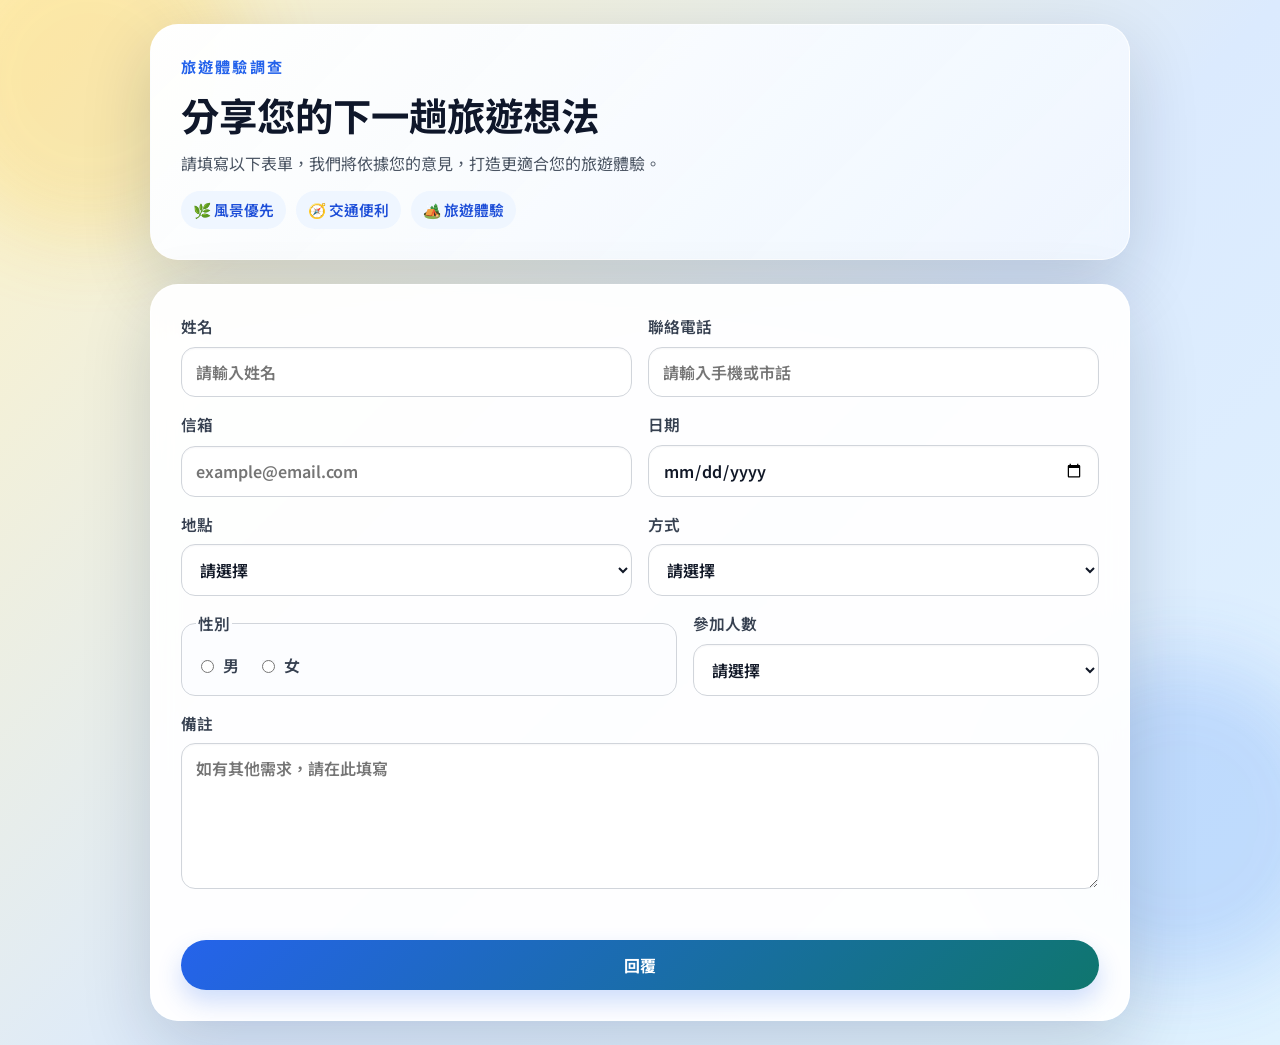
<file: index.html>
<!DOCTYPE html>
<html lang="zh-Hant">
  <head>
    <meta charset="UTF-8" />
    <meta name="viewport" content="width=device-width, initial-scale=1.0" />
    <title>旅遊意見調查</title>
    <meta
      name="description"
      content="旅遊意見調查表單，歡迎填寫您的旅行建議與偏好。"
    />
    <link rel="preconnect" href="https://fonts.googleapis.com" />
    <link rel="preconnect" href="https://fonts.gstatic.com" crossorigin />
    <link
      href="https://fonts.googleapis.com/css2?family=Noto+Sans+TC:wght@400;500;700&display=swap"
      rel="stylesheet"
    />
    <link rel="stylesheet" href="styles.css" />
  </head>
  <body>
    <main class="page-shell">
      <section class="hero-card">
        <p class="eyebrow">旅遊體驗調查</p>
        <h1>分享您的下一趟旅遊想法</h1>
        <p class="hero-copy">
          請填寫以下表單，我們將依據您的意見，打造更適合您的旅遊體驗。
        </p>
        <div class="highlights" aria-label="調查亮點">
          <span>🌿 風景優先</span>
          <span>🧭 交通便利</span>
          <span>🏕️ 旅遊體驗</span>
        </div>
      </section>

      <section class="form-card">
        <form
          name="travel-survey"
          method="POST"
          action="/thank-you/"
          data-netlify="true"
          netlify-honeypot="bot-field"
        >
          <input type="hidden" name="form-name" value="travel-survey" />
          <p class="hidden">
            <label>
              不要填寫：
              <input name="bot-field" />
            </label>
          </p>

          <div class="grid">
            <label class="field">
              <span>姓名</span>
              <input type="text" name="name" placeholder="請輸入姓名" required />
            </label>

            <label class="field">
              <span>聯絡電話</span>
              <input type="text" name="phone" placeholder="請輸入手機或市話" required inputmode="tel" />
            </label>

            <label class="field">
              <span>信箱</span>
              <input type="email" name="email" placeholder="example@email.com" required />
            </label>

            <label class="field">
              <span>日期</span>
              <input type="date" name="travel-date" required />
            </label>

            <label class="field">
              <span>地點</span>
              <select name="location" required>
                <option value="">請選擇</option>
                <option value="台北">台北</option>
                <option value="台中">台中</option>
                <option value="高雄">高雄</option>
                <option value="台東">台東</option>
                <option value="花蓮">花蓮</option>
              </select>
            </label>

            <label class="field">
              <span>方式</span>
              <select name="travel-method" required>
                <option value="">請選擇</option>
                <option value="露營">露營</option>
                <option value="健走">健走</option>
                <option value="正常">正常</option>
              </select>
            </label>
          </div>

          <div class="grid compact-grid">
            <fieldset class="field">
              <legend>性別</legend>
              <div class="radio-group">
                <label><input type="radio" name="gender" value="男" required /> 男</label>
                <label><input type="radio" name="gender" value="女" /> 女</label>
              </div>
            </fieldset>

            <label class="field">
              <span>參加人數</span>
              <select name="participants" required>
                <option value="">請選擇</option>
                <option value="1">1</option>
                <option value="2">2</option>
                <option value="3">3</option>
                <option value="4">4</option>
                <option value="5">5</option>
                <option value="6">6</option>
                <option value="7">7</option>
                <option value="8">8</option>
                <option value="9">9</option>
                <option value="10">10</option>
              </select>
            </label>
          </div>

          <label class="field">
            <span>備註</span>
            <textarea
              name="notes"
              rows="5"
              maxlength="200"
              placeholder="如有其他需求，請在此填寫"
            ></textarea>
          </label>

          <div class="form-message" id="formMessage" role="status" aria-live="polite"></div>
          <button type="submit">回覆</button>
        </form>
      </section>
    </main>

    <script src="script.js"></script>
  </body>
</html>
</file>
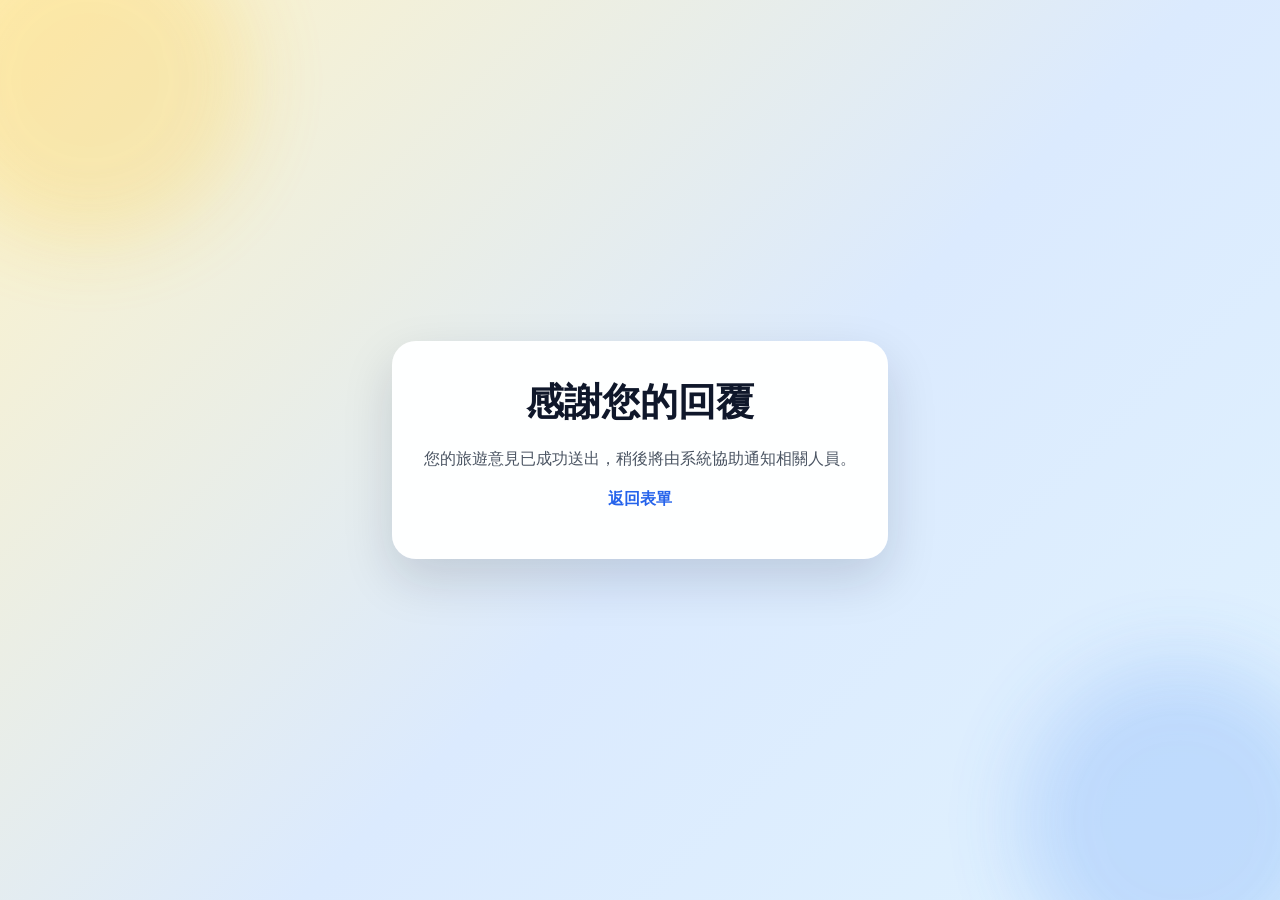
<file: thank-you/index.html>
<!DOCTYPE html>
<html lang="zh-Hant">
  <head>
    <meta charset="UTF-8" />
    <meta name="viewport" content="width=device-width, initial-scale=1.0" />
    <title>感謝您的填寫</title>
    <link rel="stylesheet" href="../styles.css" />
    <style>
      body {
        align-items: center;
      }
      .success-card {
        max-width: 640px;
        margin: 0 auto;
        background: rgba(255, 255, 255, 0.96);
        padding: 32px;
        border-radius: 24px;
        box-shadow: 0 20px 50px rgba(15, 23, 42, 0.15);
        text-align: center;
      }
      .success-card h1 {
        margin-bottom: 12px;
      }
      .success-card p {
        color: #4b5563;
      }
      .success-card a {
        color: #2563eb;
        font-weight: 700;
        text-decoration: none;
      }
    </style>
  </head>
  <body>
    <main class="success-card">
      <h1>感謝您的回覆</h1>
      <p>您的旅遊意見已成功送出，稍後將由系統協助通知相關人員。</p>
      <p><a href="/">返回表單</a></p>
    </main>
  </body>
</html>
</file>
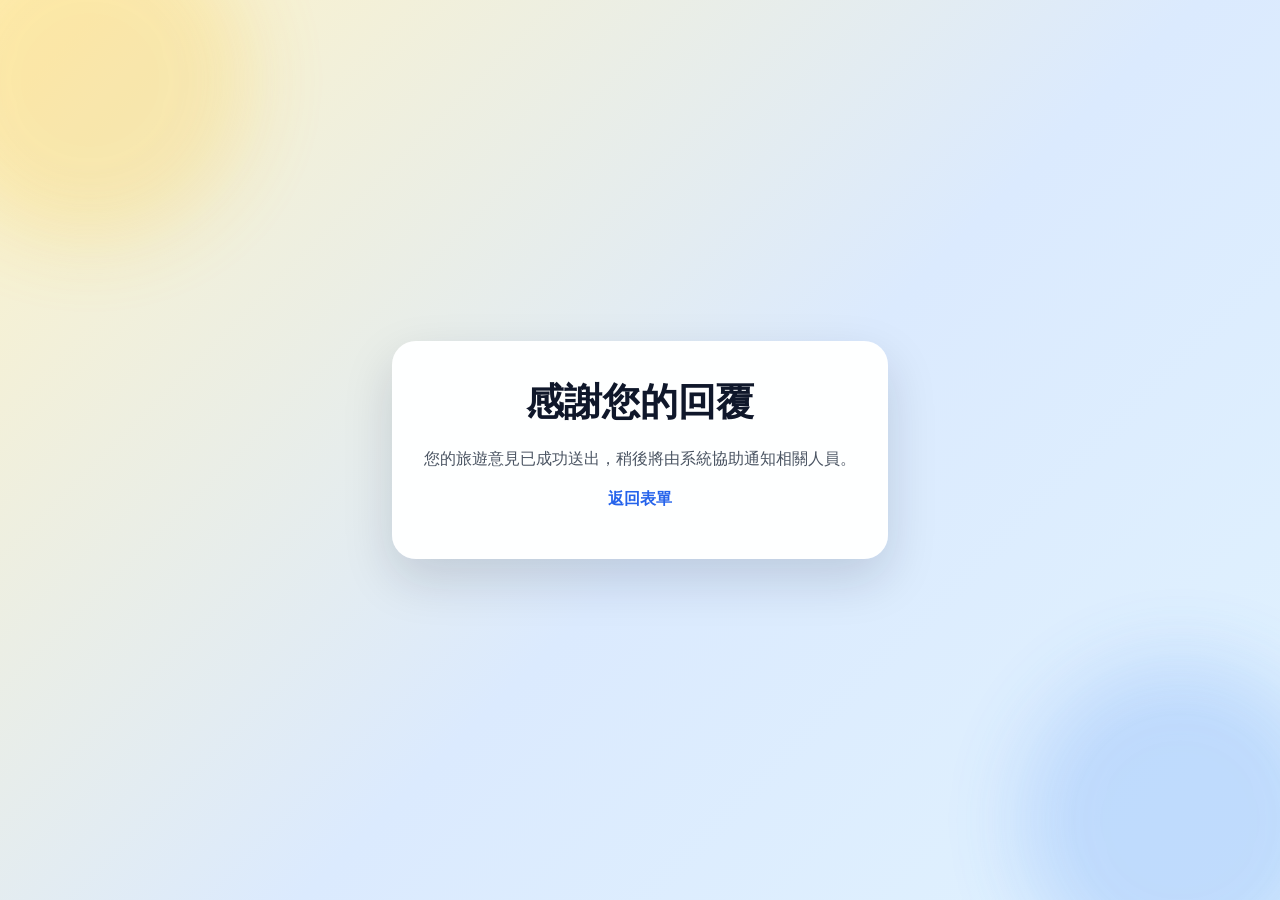
<file: thank-you.html>
<!DOCTYPE html>
<html lang="zh-Hant">
  <head>
    <meta charset="UTF-8" />
    <meta name="viewport" content="width=device-width, initial-scale=1.0" />
    <meta http-equiv="refresh" content="0; url=/thank-you/" />
    <title>感謝您的填寫</title>
  </head>
  <body>
    <p>正在跳轉至感謝頁面...</p>
  </body>
</html>
</file>
<file: styles.css>
:root {
  color-scheme: light;
  font-family: 'Noto Sans TC', sans-serif;
  line-height: 1.5;
  font-weight: 400;
  color: #14213d;
  background: linear-gradient(135deg, #fef3c7 0%, #dbeafe 55%, #e0f2fe 100%);
}

* {
  box-sizing: border-box;
}

body {
  margin: 0;
  min-height: 100vh;
  display: grid;
  place-items: center;
  padding: 24px;
  position: relative;
  overflow-x: hidden;
}

body::before,
body::after {
  content: '';
  position: fixed;
  width: 320px;
  height: 320px;
  border-radius: 50%;
  filter: blur(40px);
  z-index: -1;
  opacity: 0.7;
}

body::before {
  top: -80px;
  left: -70px;
  background: rgba(251, 191, 36, 0.3);
}

body::after {
  right: -60px;
  bottom: -80px;
  background: rgba(59, 130, 246, 0.28);
}

.page-shell {
  width: min(980px, 100%);
  display: grid;
  gap: 24px;
}

.hero-card,
.form-card {
  background: rgba(255, 255, 255, 0.95);
  border: 1px solid rgba(255, 255, 255, 0.7);
  border-radius: 28px;
  box-shadow: 0 24px 70px rgba(15, 23, 42, 0.16);
  padding: 30px;
  backdrop-filter: blur(14px);
}

.hero-card {
  background: linear-gradient(135deg, rgba(255,255,255,0.98), rgba(239,246,255,0.95));
}

.eyebrow {
  margin: 0 0 8px;
  color: #2563eb;
  font-size: 0.95rem;
  font-weight: 700;
  letter-spacing: 0.14em;
  text-transform: uppercase;
}

h1 {
  margin: 0 0 8px;
  font-size: clamp(1.85rem, 3vw, 2.6rem);
  color: #0f172a;
}

.hero-copy {
  margin: 0;
  color: #4b5563;
  font-size: 1rem;
  max-width: 700px;
}

.highlights {
  display: flex;
  flex-wrap: wrap;
  gap: 10px;
  margin-top: 16px;
}

.highlights span {
  padding: 8px 12px;
  border-radius: 999px;
  background: #eff6ff;
  color: #1d4ed8;
  font-size: 0.92rem;
  font-weight: 600;
}

form {
  display: grid;
  gap: 16px;
}

.grid {
  display: grid;
  gap: 16px;
  grid-template-columns: repeat(2, minmax(0, 1fr));
}

.compact-grid {
  grid-template-columns: 1.1fr 0.9fr;
}

.field {
  display: grid;
  gap: 8px;
  color: #374151;
  font-weight: 600;
}

.field span,
legend {
  font-size: 0.98rem;
}

input,
select,
textarea,
button {
  font: inherit;
}

input,
select,
textarea {
  width: 100%;
  padding: 12px 14px;
  border: 1px solid #d1d5db;
  border-radius: 14px;
  background: #fff;
  color: #111827;
  box-shadow: inset 0 1px 2px rgba(15, 23, 42, 0.04);
  transition: border-color 0.2s ease, box-shadow 0.2s ease, transform 0.2s ease;
}

input:hover,
select:hover,
textarea:hover {
  border-color: #93c5fd;
}

input:focus,
select:focus,
textarea:focus {
  outline: none;
  border-color: #60a5fa;
  box-shadow: 0 0 0 4px rgba(96, 165, 250, 0.18);
  transform: translateY(-1px);
}

fieldset {
  border: 1px solid #d1d5db;
  border-radius: 14px;
  padding: 12px 14px;
  margin: 0;
  background: #fcfdff;
}

.radio-group {
  display: flex;
  gap: 18px;
  flex-wrap: wrap;
  color: #374151;
}

.radio-group label {
  display: inline-flex;
  align-items: center;
  gap: 6px;
  cursor: pointer;
}

.form-message {
  min-height: 1.2rem;
  font-size: 0.95rem;
  font-weight: 600;
  color: #b91c1c;
}

.form-message.success {
  color: #047857;
}

button {
  border: none;
  border-radius: 999px;
  padding: 13px 22px;
  background: linear-gradient(135deg, #2563eb, #0f766e);
  color: #fff;
  font-weight: 700;
  cursor: pointer;
  transition: transform 0.2s ease, box-shadow 0.2s ease;
  box-shadow: 0 12px 24px rgba(37, 99, 235, 0.22);
}

button:hover {
  transform: translateY(-2px);
  box-shadow: 0 16px 30px rgba(37, 99, 235, 0.24);
}

.hidden {
  display: none;
}

@media (max-width: 700px) {
  .grid,
  .compact-grid {
    grid-template-columns: 1fr;
  }

  .hero-card,
  .form-card {
    padding: 20px;
  }

  .highlights {
    gap: 8px;
  }
}
</file>
